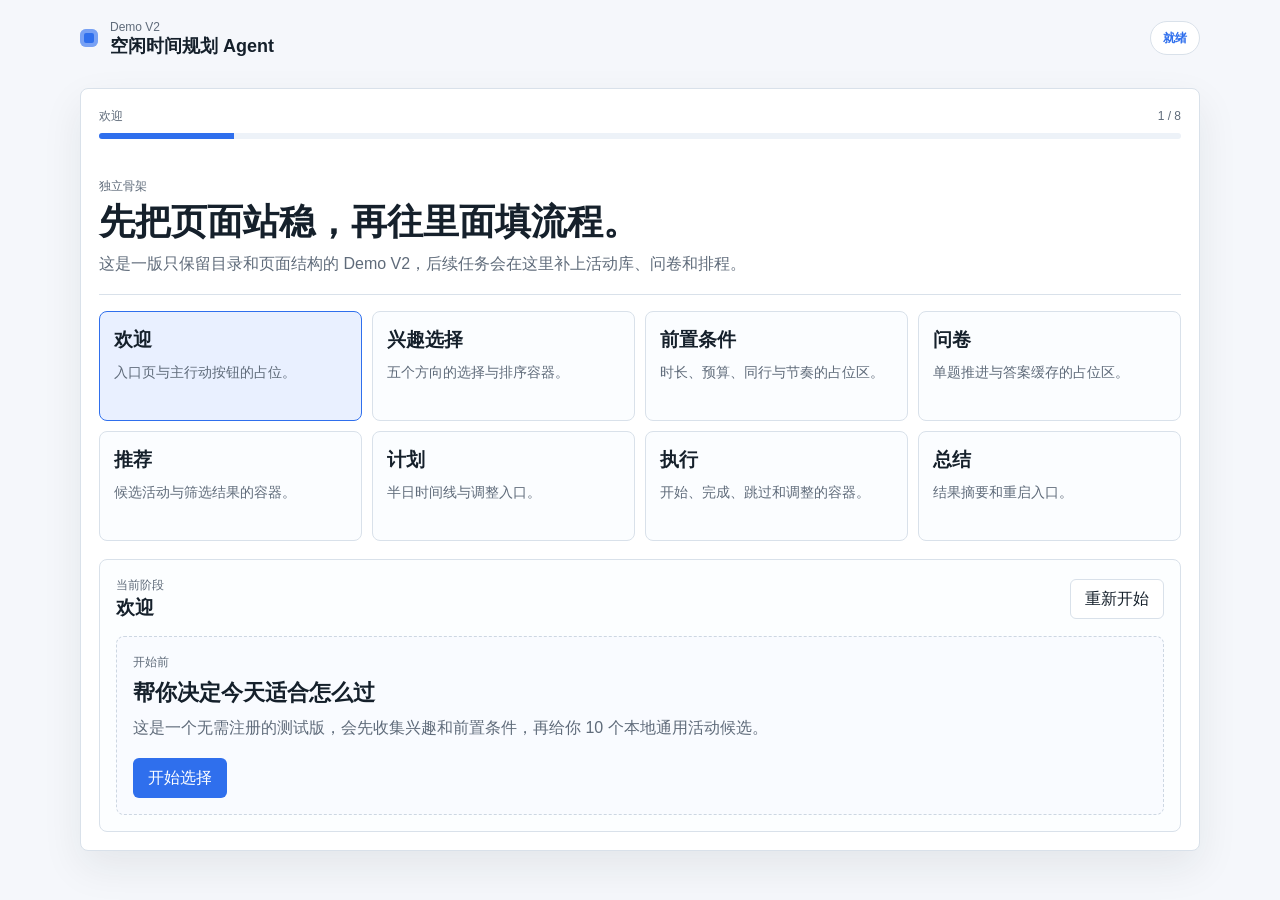
<file: outputs/free-time-agent-demo-v2/index.html>
<!doctype html>
<html lang="zh-CN">
  <head>
    <meta charset="utf-8">
    <meta name="viewport" content="width=device-width, initial-scale=1">
    <meta name="theme-color" content="#f5f7fb">
    <title>空闲时间规划 Agent Demo V2</title>
    <link rel="stylesheet" href="styles.css">
  </head>
  <body>
    <header class="site-header" id="top">
      <div class="brand">
        <span class="brand-mark" aria-hidden="true"></span>
        <div>
          <p class="brand-kicker">Demo V2</p>
          <h1>空闲时间规划 Agent</h1>
        </div>
      </div>
      <p class="status-chip" id="global-status" role="status" aria-live="polite">就绪</p>
    </header>

    <main class="app-shell" id="app" aria-live="polite">
      <section class="shell-frame" aria-labelledby="page-title">
        <div class="progress-row" aria-label="流程进度">
          <div class="progress-meta">
            <span id="stage-label">欢迎</span>
            <span id="stage-count">1 / 8</span>
          </div>
          <div class="progress-track" aria-hidden="true">
            <div class="progress-bar" id="progress-bar"></div>
          </div>
        </div>

        <section class="hero-panel">
          <p class="eyebrow">独立骨架</p>
          <h2 id="page-title">先把页面站稳，再往里面填流程。</h2>
          <p class="lead">
            这是一版只保留目录和页面结构的 Demo V2，后续任务会在这里补上活动库、问卷和排程。
          </p>
        </section>

        <div class="stage-grid" role="list" aria-label="阶段容器">
          <section class="stage-card" data-stage="welcome" role="listitem">
            <h3>欢迎</h3>
            <p>入口页与主行动按钮的占位。</p>
          </section>
          <section class="stage-card" data-stage="interests" role="listitem">
            <h3>兴趣选择</h3>
            <p>五个方向的选择与排序容器。</p>
          </section>
          <section class="stage-card" data-stage="conditions" role="listitem">
            <h3>前置条件</h3>
            <p>时长、预算、同行与节奏的占位区。</p>
          </section>
          <section class="stage-card" data-stage="questionnaire" role="listitem">
            <h3>问卷</h3>
            <p>单题推进与答案缓存的占位区。</p>
          </section>
          <section class="stage-card" data-stage="recommendations" role="listitem">
            <h3>推荐</h3>
            <p>候选活动与筛选结果的容器。</p>
          </section>
          <section class="stage-card" data-stage="plan" role="listitem">
            <h3>计划</h3>
            <p>半日时间线与调整入口。</p>
          </section>
          <section class="stage-card" data-stage="execution" role="listitem">
            <h3>执行</h3>
            <p>开始、完成、跳过和调整的容器。</p>
          </section>
          <section class="stage-card" data-stage="summary" role="listitem">
            <h3>总结</h3>
            <p>结果摘要和重启入口。</p>
          </section>
        </div>

        <section class="stage-panel" aria-labelledby="stage-panel-title">
          <div class="panel-head">
            <div>
              <p class="eyebrow">当前阶段</p>
              <h3 id="stage-panel-title">欢迎</h3>
            </div>
            <button class="button secondary" type="button" data-action="reset">
              重新开始
            </button>
          </div>
          <div class="stage-view" id="stage-view"></div>
        </section>
      </section>
    </main>

    <div id="live-region" class="sr-only" role="status" aria-live="polite"></div>
    <div id="modal-root" hidden></div>

    <script src="logic.js"></script>
    <script src="app.js"></script>
  </body>
</html>
</file>
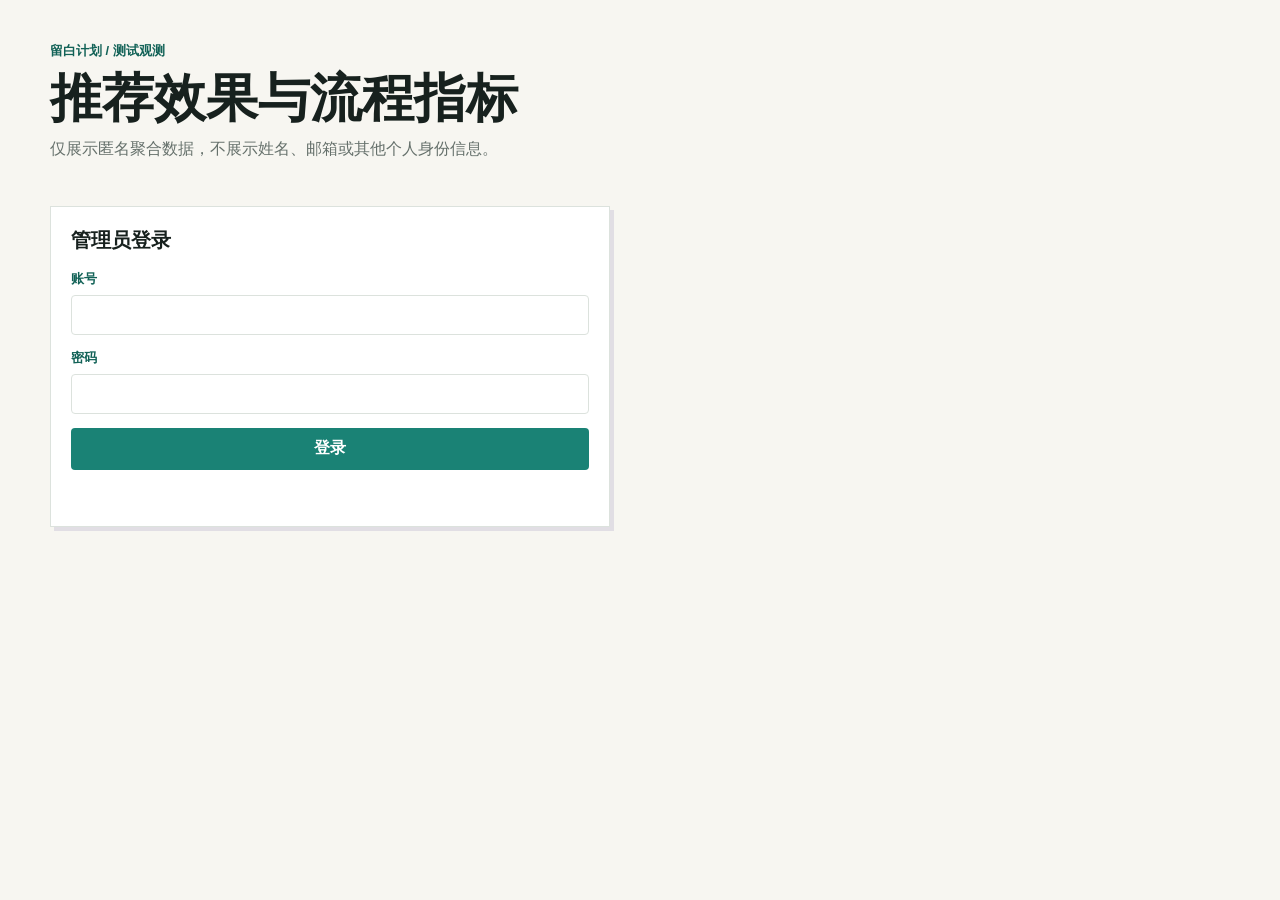
<file: frontend/admin.html>
<!doctype html>
<html lang="zh-CN">
  <head>
    <meta charset="utf-8">
    <meta name="viewport" content="width=device-width, initial-scale=1">
    <title>留白计划 · 测试指标</title>
    <link rel="stylesheet" href="admin.css?v=metrics-v1">
  </head>
  <body class="admin-body">
    <main class="admin-shell">
      <header class="admin-header">
        <div>
          <p class="eyebrow">留白计划 / 测试观测</p>
          <h1>推荐效果与流程指标</h1>
          <p class="muted">仅展示匿名聚合数据，不展示姓名、邮箱或其他个人身份信息。</p>
        </div>
        <button id="admin-logout" class="button secondary" type="button" hidden>退出</button>
      </header>

      <section id="admin-login" class="panel login-panel" aria-labelledby="login-title">
        <h2 id="login-title">管理员登录</h2>
        <form id="admin-login-form">
          <label>账号<input name="username" autocomplete="username" required></label>
          <label>密码<input name="password" type="password" autocomplete="current-password" required></label>
          <button class="button primary" type="submit">登录</button>
        </form>
        <p id="admin-login-error" class="error" role="alert"></p>
      </section>

      <section id="admin-dashboard" hidden>
        <form id="admin-filters" class="panel filters" autocomplete="off">
          <label>开始日期<input name="from" type="date"></label>
          <label>结束日期<input name="to" type="date"></label>
          <label>测试批次<input name="cohort" maxlength="64" placeholder="student_2026_09"></label>
          <label>匿名编号<input name="anonymous_id" maxlength="64" placeholder="student_001"></label>
          <label>任务分类<input name="task_category" maxlength="64"></label>
          <button class="button primary" type="submit">刷新指标</button>
        </form>

        <p id="admin-error" class="error" role="alert"></p>
        <section class="panel retention-panel" aria-labelledby="retention-title">
          <h2 id="retention-title">观测数据删除</h2>
          <p class="muted">匿名观测默认保留 90 天。删除操作不影响业务会话、计划或任务数据。</p>
          <div class="retention-actions">
            <form id="admin-delete-user-form" autocomplete="off">
              <label>删除匿名用户<input name="anonymous_id" maxlength="64" placeholder="student_001" required></label>
              <button class="button secondary" type="submit">删除该用户观测</button>
            </form>
            <button id="admin-cleanup" class="button secondary" type="button">清理超过 90 天的数据</button>
          </div>
          <p id="admin-retention-status" class="muted" role="status"></p>
        </section>
        <div id="summary" class="metric-grid"></div>
        <div class="dashboard-grid">
          <section class="panel"><h2>流程漏斗</h2><div id="funnel"></div></section>
          <section class="panel"><h2>推荐效果</h2><div id="recommendations"></div></section>
          <section class="panel"><h2>精力与推荐关系</h2><div id="energy-recommendations"></div></section>
          <section class="panel"><h2>跳过与替换原因</h2><div id="reasons"></div></section>
          <section class="panel"><h2>原因补充说明</h2><div id="reason-details"></div></section>
          <section class="panel"><h2>流程错误</h2><div id="errors"></div></section>
          <section class="panel"><h2>匿名用户明细</h2><div id="user-detail"></div></section>
        </div>
      </section>
    </main>
    <script src="api.js?v=metrics-v1"></script>
    <script src="admin.js?v=metrics-v1"></script>
  </body>
</html>
</file>
<file: outputs/free-time-agent-demo-v2/styles.css>
:root {
  --canvas: #f5f7fb;
  --paper: #ffffff;
  --ink: #15202b;
  --muted: #5f6b7a;
  --line: #d9e1ea;
  --accent: #2f6fed;
  --accent-soft: #e9f0ff;
  --shadow: 0 16px 40px rgba(21, 32, 43, 0.08);
}

* {
  box-sizing: border-box;
}

html {
  color-scheme: light;
}

body {
  margin: 0;
  background: var(--canvas);
  color: var(--ink);
  font-family: Inter, "Noto Sans SC", "Microsoft YaHei", sans-serif;
  line-height: 1.5;
}

button,
input,
select,
textarea {
  font: inherit;
}

button {
  cursor: pointer;
}

.site-header,
.app-shell {
  width: min(1120px, calc(100% - 32px));
  margin: 0 auto;
}

.site-header {
  min-height: 76px;
  display: flex;
  align-items: center;
  justify-content: space-between;
  gap: 16px;
}

.brand {
  display: inline-flex;
  align-items: center;
  gap: 12px;
}

.brand-mark {
  width: 18px;
  height: 18px;
  border-radius: 6px;
  background: var(--accent);
  box-shadow: inset 0 0 0 4px rgba(255, 255, 255, 0.35);
}

.brand-kicker,
.eyebrow,
.status-chip,
.progress-meta {
  margin: 0;
  color: var(--muted);
  font-size: 12px;
  letter-spacing: 0;
}

.brand h1,
.hero-panel h2,
.stage-panel h3,
.stage-card h3 {
  margin: 0;
  letter-spacing: 0;
}

.brand h1 {
  font-size: 18px;
  line-height: 1.2;
}

.status-chip {
  padding: 7px 12px;
  border: 1px solid var(--line);
  border-radius: 999px;
  background: var(--paper);
  color: var(--accent);
  font-weight: 700;
}

.app-shell {
  padding: 12px 0 48px;
}

.shell-frame {
  padding: 18px;
  border: 1px solid var(--line);
  border-radius: 8px;
  background: var(--paper);
  box-shadow: var(--shadow);
}

.progress-row {
  display: grid;
  gap: 8px;
  margin-bottom: 18px;
}

.progress-meta {
  display: flex;
  justify-content: space-between;
  gap: 12px;
}

.progress-track {
  height: 6px;
  border-radius: 999px;
  overflow: hidden;
  background: #edf2f8;
}

.progress-bar {
  width: 12.5%;
  height: 100%;
  background: var(--accent);
}

.hero-panel {
  padding: 20px 0 18px;
  border-bottom: 1px solid var(--line);
}

.hero-panel h2 {
  max-width: 760px;
  margin-top: 6px;
  font-size: clamp(24px, 3vw, 36px);
  line-height: 1.15;
}

.lead {
  max-width: 720px;
  margin: 10px 0 0;
  color: var(--muted);
}

.stage-grid {
  display: grid;
  grid-template-columns: repeat(4, minmax(0, 1fr));
  gap: 10px;
  margin-top: 16px;
}

.stage-card {
  min-height: 110px;
  padding: 14px;
  border: 1px solid var(--line);
  border-radius: 8px;
  background: #fbfdff;
}

.stage-card.is-active {
  border-color: var(--accent);
  background: var(--accent-soft);
}

.stage-card p {
  margin: 8px 0 0;
  color: var(--muted);
  font-size: 14px;
}

.stage-panel {
  margin-top: 18px;
  padding: 16px;
  border: 1px solid var(--line);
  border-radius: 8px;
  background: #fcfeff;
}

.panel-head {
  display: flex;
  align-items: center;
  justify-content: space-between;
  gap: 12px;
  margin-bottom: 14px;
}

.button {
  min-height: 40px;
  padding: 0 14px;
  border: 1px solid transparent;
  border-radius: 6px;
  background: transparent;
  color: var(--ink);
}

.button.secondary {
  border-color: var(--line);
  background: var(--paper);
}

.stage-view {
  min-height: 120px;
  padding: 16px;
  border: 1px dashed #cdd7e2;
  border-radius: 8px;
  background: #f9fbff;
}

.stage-view p {
  margin: 0;
  color: var(--muted);
}

.flow-stack {
  display: grid;
  gap: 18px;
}

.stage-copy {
  display: grid;
  gap: 8px;
}

.stage-copy h4,
.question-card h5,
.condition-block h5 {
  margin: 0;
  font-size: 22px;
  line-height: 1.3;
}

.stage-copy p,
.helper-text,
.question-tag,
.question-meta span,
.recommendation-item p,
.field span {
  color: var(--muted);
}

.button-row {
  display: flex;
  flex-wrap: wrap;
  gap: 10px;
}

.button.primary {
  background: var(--accent);
  color: #fff;
}

.option-grid,
.condition-grid,
.field-grid,
.answer-list {
  display: grid;
  gap: 12px;
}

.option-grid {
  grid-template-columns: repeat(2, minmax(0, 1fr));
}

.option-card,
.condition-block,
.question-card,
.recommendation-item,
.toggle-card {
  border: 1px solid var(--line);
  border-radius: 8px;
  background: var(--paper);
}

.option-card,
.toggle-card,
.answer-button {
  padding: 14px;
  text-align: left;
}

.option-card {
  display: grid;
  gap: 6px;
}

.option-card span {
  color: var(--muted);
  font-size: 14px;
}

.option-card.is-selected,
.toggle-card.is-selected,
.chip-button.is-selected,
.segmented-button.is-selected,
.answer-button.is-selected {
  border-color: var(--accent);
  background: var(--accent-soft);
}

.condition-grid {
  grid-template-columns: repeat(2, minmax(0, 1fr));
}

.condition-block {
  padding: 14px;
}

.condition-block h5 {
  margin-bottom: 12px;
  font-size: 15px;
}

.chip-row,
.segmented {
  display: flex;
  flex-wrap: wrap;
  gap: 8px;
}

.chip-button,
.segmented-button {
  min-height: 38px;
  padding: 0 12px;
  border: 1px solid var(--line);
  border-radius: 6px;
  background: var(--paper);
}

.toggle-card {
  width: 100%;
}

.field-grid {
  grid-template-columns: repeat(2, minmax(0, 1fr));
}

.field {
  display: grid;
  gap: 8px;
}

.field-wide {
  grid-column: 1 / -1;
}

.field input {
  min-height: 40px;
  padding: 0 12px;
  border: 1px solid var(--line);
  border-radius: 6px;
  background: var(--paper);
  color: var(--ink);
}

.field select {
  min-height: 40px;
  padding: 0 12px;
  border: 1px solid var(--line);
  border-radius: 6px;
  background: var(--paper);
  color: var(--ink);
}

.question-card {
  padding: 16px;
  display: grid;
  gap: 14px;
}

.question-meta {
  display: flex;
  justify-content: space-between;
  gap: 12px;
  font-size: 13px;
}

.mini-progress {
  height: 6px;
  border-radius: 999px;
  overflow: hidden;
  background: #edf2f8;
}

.mini-progress span {
  display: block;
  height: 100%;
  background: var(--accent);
}

.question-tag {
  margin: 0;
  font-size: 13px;
}

.answer-button {
  min-height: 48px;
}

.recommendation-list {
  display: grid;
  gap: 12px;
  padding: 0;
  margin: 0;
  list-style: none;
}

.recommendation-item {
  display: flex;
  justify-content: space-between;
  gap: 16px;
  padding: 14px;
}

.recommendation-item strong,
.recommendation-item span {
  display: block;
}

.recommendation-meta {
  display: grid;
  gap: 10px;
  min-width: 140px;
  justify-items: end;
}

.timeline-list {
  display: grid;
  gap: 12px;
  padding: 0;
  margin: 0;
  list-style: none;
}

.timeline-item {
  display: flex;
  justify-content: space-between;
  gap: 16px;
  padding: 14px;
  border: 1px solid var(--line);
  border-radius: 8px;
  background: var(--paper);
}

.timeline-item.rest {
  background: #f7faff;
}

.action-cluster {
  display: flex;
  flex-wrap: wrap;
  gap: 8px;
  justify-content: flex-end;
}

.alert-box {
  padding: 14px;
  border: 1px solid #b7caf7;
  border-radius: 8px;
  background: #eef4ff;
}

.alert-box strong,
.custom-task-panel h5 {
  display: block;
  margin: 0 0 6px;
}

.alert-box p,
.custom-task-panel p {
  margin: 0;
  color: var(--muted);
}

.custom-task-panel {
  display: grid;
  gap: 14px;
  padding: 16px;
  border: 1px solid var(--line);
  border-radius: 8px;
  background: var(--paper);
}

.sr-only {
  position: absolute;
  width: 1px;
  height: 1px;
  padding: 0;
  margin: -1px;
  overflow: hidden;
  clip: rect(0, 0, 0, 0);
  white-space: nowrap;
  border: 0;
}

@media (max-width: 860px) {
  .stage-grid {
    grid-template-columns: repeat(2, minmax(0, 1fr));
  }

  .option-grid,
  .condition-grid,
  .field-grid {
    grid-template-columns: 1fr;
  }
}

@media (max-width: 560px) {
  .site-header,
  .app-shell {
    width: min(100% - 20px, 1120px);
  }

  .site-header {
    min-height: 64px;
    align-items: flex-start;
    padding-top: 10px;
  }

  .stage-grid {
    grid-template-columns: 1fr;
  }

  .panel-head {
    align-items: flex-start;
    flex-direction: column;
  }

  .recommendation-item,
  .question-meta,
  .timeline-item {
    flex-direction: column;
  }

  .recommendation-meta {
    justify-items: start;
  }

  .action-cluster {
    justify-content: flex-start;
  }
}
</file>
<file: frontend/admin.css>
:root {
  --canvas: #f7f6f1;
  --paper: #fff;
  --ink: #17211e;
  --muted: #66716c;
  --line: #dce2dd;
  --teal: #1a8275;
  --teal-dark: #126257;
  --coral: #e86e58;
  --gold: #e5b645;
}

* { box-sizing: border-box; }
body { margin: 0; background: var(--canvas); color: var(--ink); font-family: Inter, "Noto Sans SC", "Microsoft YaHei", sans-serif; }
button, input { font: inherit; }
.admin-shell { width: min(1180px, calc(100% - 40px)); margin: 0 auto; padding: 42px 0 72px; }
.admin-header { display: flex; align-items: flex-start; justify-content: space-between; gap: 24px; margin-bottom: 28px; }
.eyebrow { margin: 0 0 10px; color: var(--teal-dark); font-size: 13px; font-weight: 720; }
h1, h2, p { margin-top: 0; }
h1 { margin-bottom: 10px; font-size: clamp(30px, 5vw, 52px); line-height: 1.08; }
h2 { margin-bottom: 16px; font-size: 20px; }
.muted { color: var(--muted); line-height: 1.6; }
.panel { padding: 20px; border: 1px solid var(--line); background: var(--paper); box-shadow: 4px 4px 0 rgba(120, 113, 168, .18); }
.login-panel { max-width: 560px; }
.login-panel form, .filters { display: grid; gap: 14px; }
.filters { grid-template-columns: repeat(5, minmax(0, 1fr)) auto; align-items: end; margin-bottom: 18px; }
label { display: grid; gap: 7px; color: var(--teal-dark); font-size: 13px; font-weight: 720; }
input { width: 100%; min-height: 40px; padding: 0 10px; border: 1px solid var(--line); border-radius: 4px; background: var(--paper); color: var(--ink); }
.button { min-height: 42px; padding: 0 15px; border: 1px solid transparent; border-radius: 4px; cursor: pointer; font-weight: 720; }
.button.primary { background: var(--teal); color: #fff; }
.button.secondary { border-color: var(--line); background: var(--paper); color: var(--ink); }
.error { min-height: 20px; color: #a33d2d; }
.retention-panel { margin-bottom: 18px; }
.retention-actions { display: flex; flex-wrap: wrap; align-items: end; gap: 14px; }
.retention-actions form { display: flex; align-items: end; gap: 10px; flex: 1 1 360px; }
.retention-actions label { flex: 1; }
.metric-grid { display: grid; grid-template-columns: repeat(6, minmax(0, 1fr)); gap: 12px; margin: 18px 0; }
.metric { min-height: 108px; padding: 14px; border: 1px solid var(--line); border-top: 4px solid var(--teal); background: var(--paper); }
.metric span { color: var(--muted); font-size: 13px; }
.metric strong { display: block; margin-top: 16px; color: var(--teal-dark); font-size: 25px; }
.dashboard-grid { display: grid; grid-template-columns: repeat(2, minmax(0, 1fr)); gap: 16px; }
.table-scroll { overflow-x: auto; }
table { width: 100%; border-collapse: collapse; font-size: 13px; }
th, td { padding: 10px 8px; border-bottom: 1px solid var(--line); text-align: left; white-space: nowrap; }
th { color: var(--teal-dark); font-weight: 720; }
@media (max-width: 920px) { .filters { grid-template-columns: repeat(3, minmax(0, 1fr)); } .metric-grid { grid-template-columns: repeat(3, minmax(0, 1fr)); } }
@media (max-width: 620px) { .admin-shell { width: min(100% - 24px, 1180px); padding-top: 24px; } .admin-header { flex-direction: column; } .filters, .dashboard-grid { grid-template-columns: 1fr; } .metric-grid { grid-template-columns: repeat(2, minmax(0, 1fr)); } }
</file>
